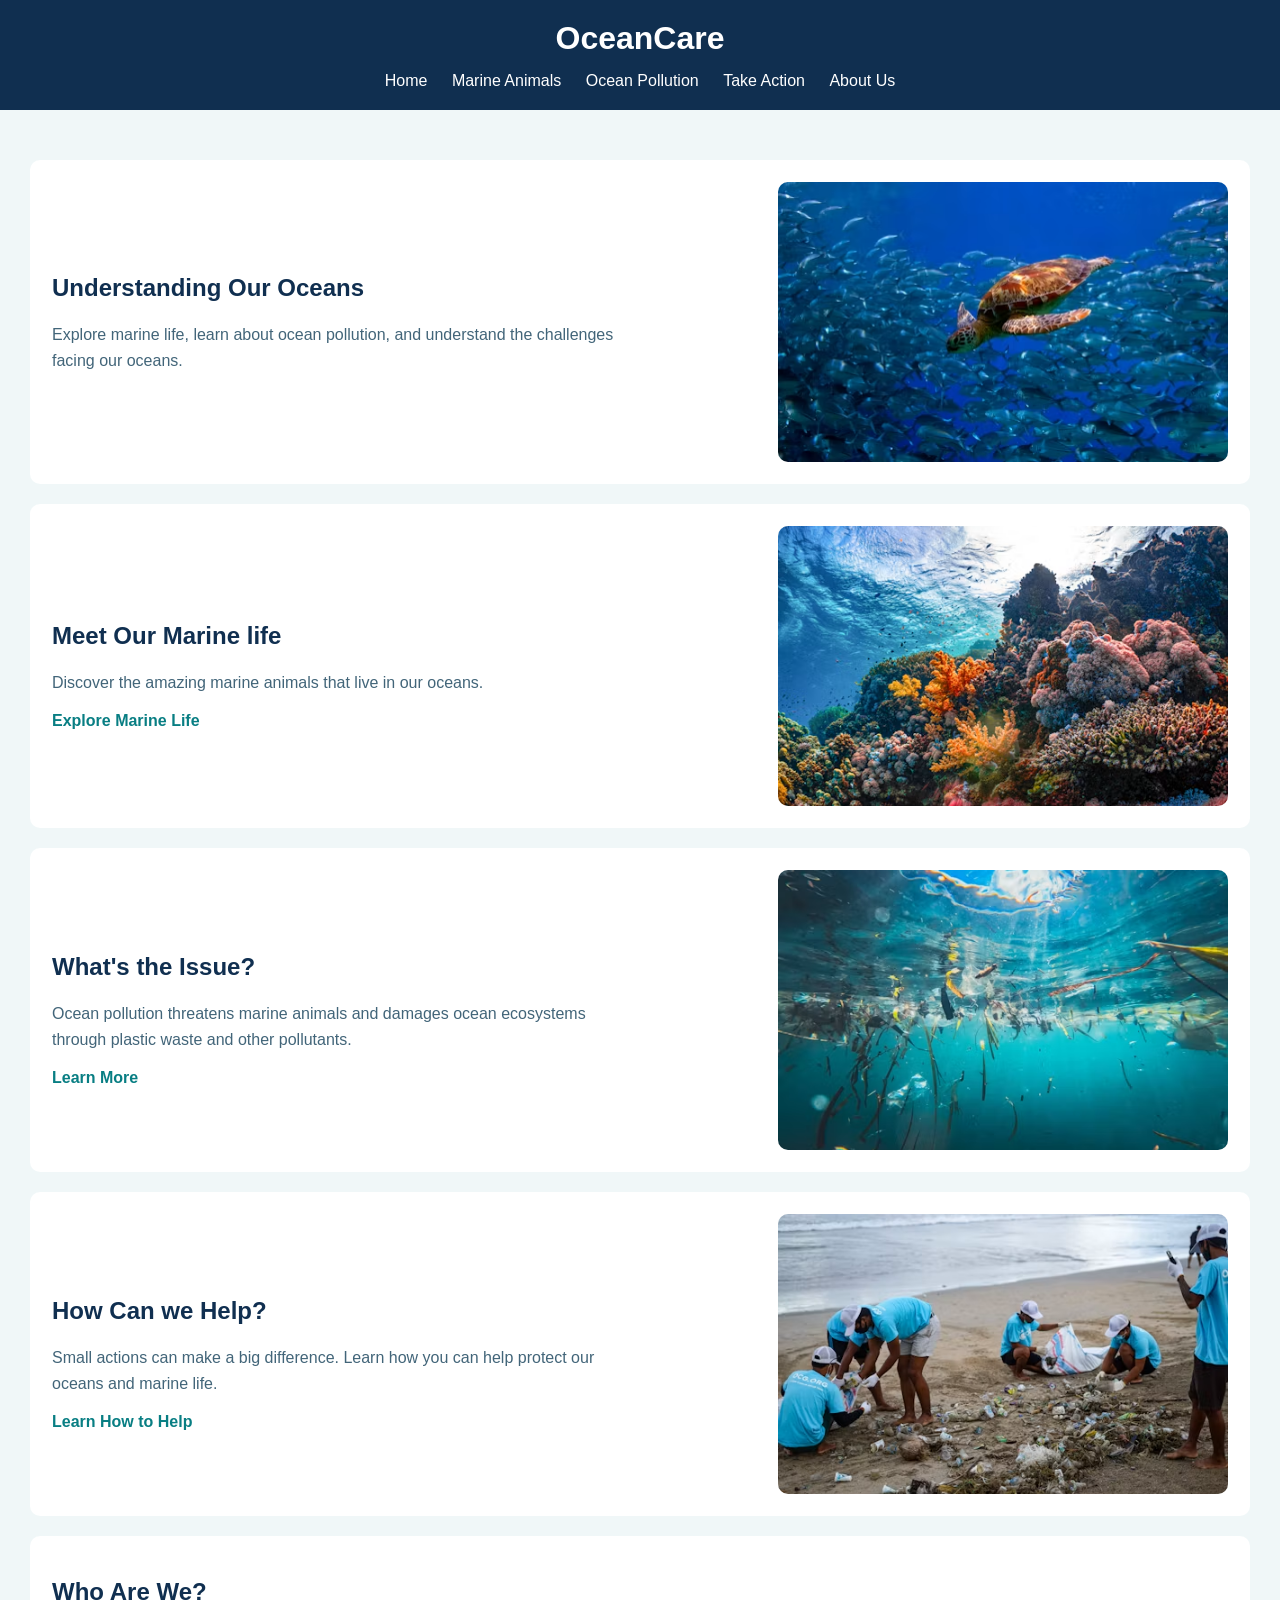
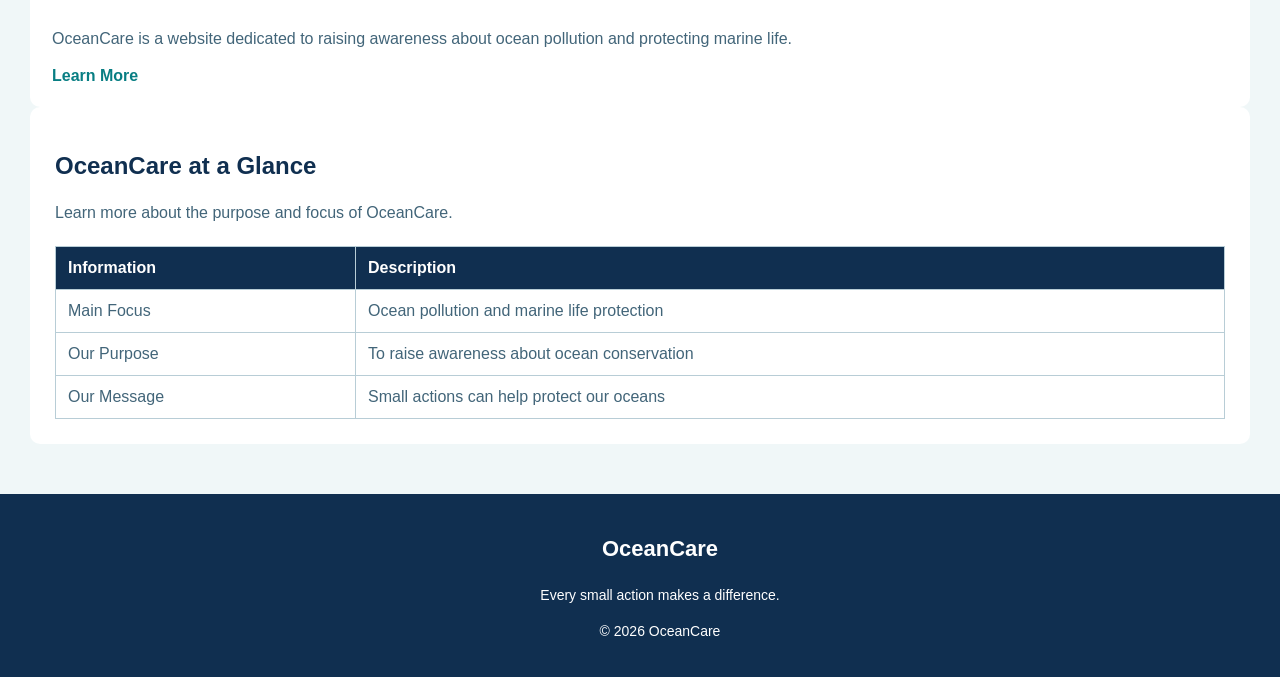
<file: index.html>
<!DOCTYPE html>
<html lang="en">
<head>
    <meta charset="UTF-8">
    <meta name="viewport" content="width=device-width, initial-scale=1.0">
    <title>OceanCare</title>

    <link rel="stylesheet" href="style.css">
</head>
<body>
    <header>
        <h1>OceanCare</h1>

        <nav>
            <a href="index.html">Home</a>
            <a href="inlineanimal.html">Marine Animals</a>
            <a href="pollution.html">Ocean Pollution</a>
            <a href="action.html">Take Action</a>
            <a href="about.html">About Us</a>
        </nav>
    </header>

    <main>
        
        <section class="home-section home-feature">
            <div class="home-text">
            <h2>Understanding Our Oceans</h2>
            <p>Explore marine life, learn about ocean pollution, and understand the challenges facing our oceans.</p>
            </div>

            <div class="home-image">
            <img src="penyu.avif" alt="Sea turtle swimming in the ocean">
            </div>
        </section>

        <section class="home-section home-feature">
            <div class="home-text">
            <h2>Meet Our Marine life</h2>
            <p>Discover the amazing marine animals that live in our oceans.</p>

            <a href="inlineanimal.html">Explore Marine Life</a>
            </div>

            <div class="home-image">
                <img src="coral1.avif" alt="Coral reef marine life">
            </div>
        </section>

        <section class="home-section home-feature">
            <div class="home-text">
            <h2>What's the Issue?</h2>
            <p>Ocean pollution threatens marine animals and damages ocean ecosystems through plastic waste and other pollutants.</p>
            <a href="pollution.html">Learn More</a>
            </div>

            <div class="home-image">
                <img src="sampah.avif" alt="Coral reef marine life">
            </div>
        </section>    
        
        <section class="home-section home-feature">
            <div class="home-text">
            <h2>How Can we Help?</h2>
            <p>Small actions can make a big difference. Learn how you can help protect our oceans and marine life.</p>
            <a href="action.html">Learn How to Help</a>
            </div>

               <div class="home-image">
                <img src="volunteer.avif" alt="Coral reef marine life">
            </div>
        </section>       

         <section class="home-section">
            <h2>Who Are We?</h2>
            <p>OceanCare is a website dedicated to raising awareness about ocean pollution and protecting marine life.</p>

            <a href="about.html">Learn More</a>
        </section>

        
       
        <section class="about-section">
            <h2>OceanCare at a Glance</h2>
            <p>Learn more about the purpose and focus of OceanCare.</p>

            <table>
                <tr>
                    <th>Information</th>
                    <th>Description</th>
                </tr>
                <tr>
                    <td>Main Focus</td>
                    <td>Ocean pollution and marine life protection</td>
                </tr>
                <tr>
                    <td>Our Purpose</td>
                    <td>To raise awareness about ocean conservation</td>
                </tr>
                <tr>
                    <td>Our Message</td>
                    <td>Small actions can help protect our oceans</td>
                </tr>
            </table>
        </section>


    </main>

    <footer>
        <h3>OceanCare</h3>
        <p>Every small action makes a difference.</p>
        <p>© 2026 OceanCare</p>
    </footer>
</body>
</html>
</file>
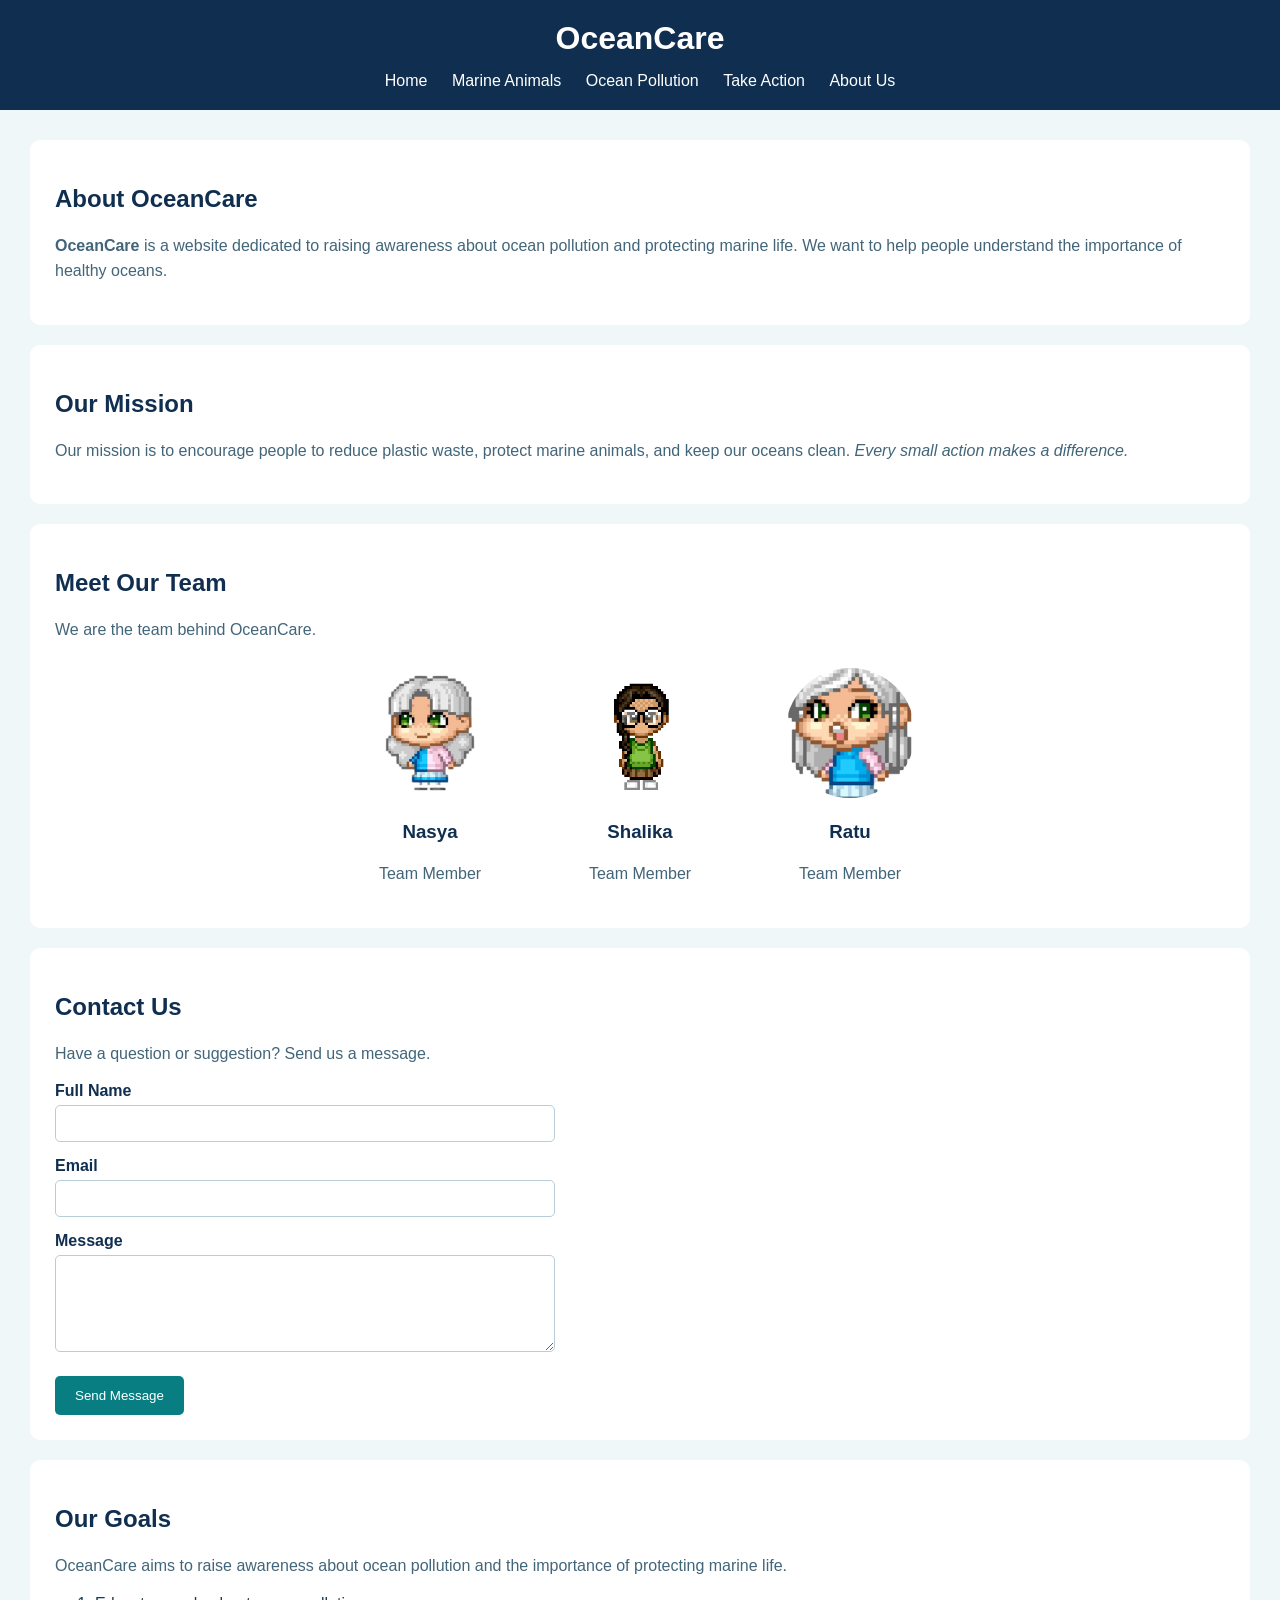
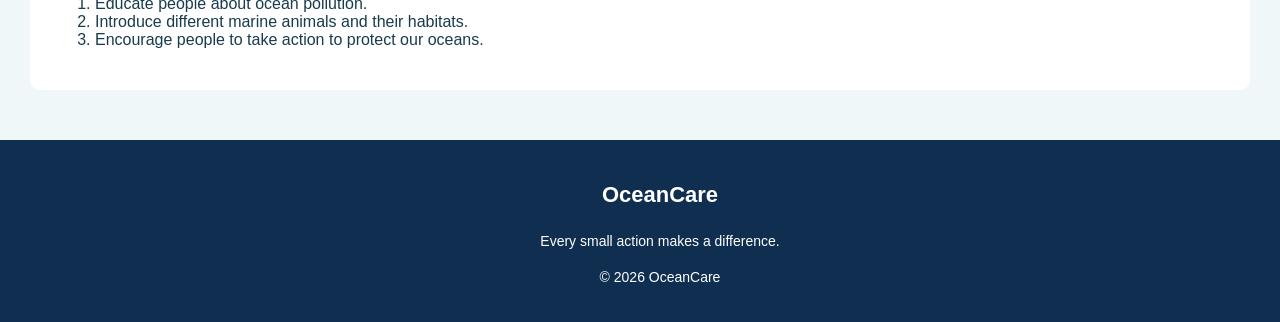
<file: about.html>
<!DOCTYPE html>
<html lang="en">
<head>
    <meta charset="UTF-8">
    <meta name="viewport" content="width=device-width, initial-scale=1.0">
    <title>About Us | OceanCare</title>

    <link rel="stylesheet" href="style.css">
</head>
<body>
    <header>
        <h1>OceanCare</h1>

        <nav>
            <a href="index.html">Home</a>
            <a href="inlineanimal.html">Marine Animals</a>
            <a href="pollution.html">Ocean Pollution</a>
            <a href="action.html">Take Action</a>
            <a href="about.html">About Us</a>
        </nav>
    </header>

    <main>
        <section class="about-section">
            <h2>About OceanCare</h2>
            <p>
                <strong>OceanCare</strong> is a website dedicated to raising awareness
                about ocean pollution and protecting marine life.
                We want to help people understand the importance of healthy oceans.
            </p>
        </section>

        <section class="about-section">
            <h2>Our Mission</h2>
            <p>
                Our mission is to encourage people to reduce plastic waste,
                protect marine animals, and keep our oceans clean.
                <em>Every small action makes a difference.</em>
            </p>
        </section>

        <section class="about-section">
            <h2>Meet Our Team</h2>
            <p>We are the team behind OceanCare.</p>

            <div class="team-container">
                <div class="team-member">
                    <img src="chi nas.png" alt="Team Member 1">
                    <h3>Nasya</h3>
                    <p>Team Member</p>
                </div>

                <div class="team-member">
                    <img src="avatar lik.png" alt="Team Member 2">
                    <h3>Shalika</h3>
                    <p>Team Member</p>
                </div>

                <div class="team-member">
                    <img src="chi za.png" alt="Team Member 3">
                    <h3>Ratu</h3>
                    <p>Team Member</p>
                </div>
            </div>
        </section>

        
        <section class="about-section">
            <h2>Contact Us</h2>
            <p>Have a question or suggestion? Send us a message.</p>

                <form id="contact-form">
                    <label for="name">Full Name</label>
                    <input type="text" id="name" name="name" required>

                    <label for="email">Email</label>
                    <input type="email" id="email" name="email" required>

                    <label for="message">Message</label>
                    <textarea id="message" name="message" rows="5" required></textarea>

                     <button type="submit">Send Message</button>
                </form>

                     <p id="thank-you" style="display: none;">Thank you for your feedback!</p>
        </section>

            <script>
                document.getElementById("contact-form").addEventListener("submit", function(event) {
                event.preventDefault();
                this.style.display = "none";
                document.getElementById("thank-you").style.display = "block";
                });
            </script>

        <section class="about-section">
            <h2>Our Goals</h2>
            <p>OceanCare aims to raise awareness about ocean pollution and the importance of protecting marine life.</p>

            <ol>
                <li>Educate people about ocean pollution.</li>
                <li>Introduce different marine animals and their habitats.</li>
                <li>Encourage people to take action to protect our oceans.</li>
            </ol>
        </section>

    </main>

    <footer>
        <h3>OceanCare</h3>
        <p>Every small action makes a difference.</p>
        <p>&copy; 2026 OceanCare</p>
    </footer>
</body>
</html>
</file>
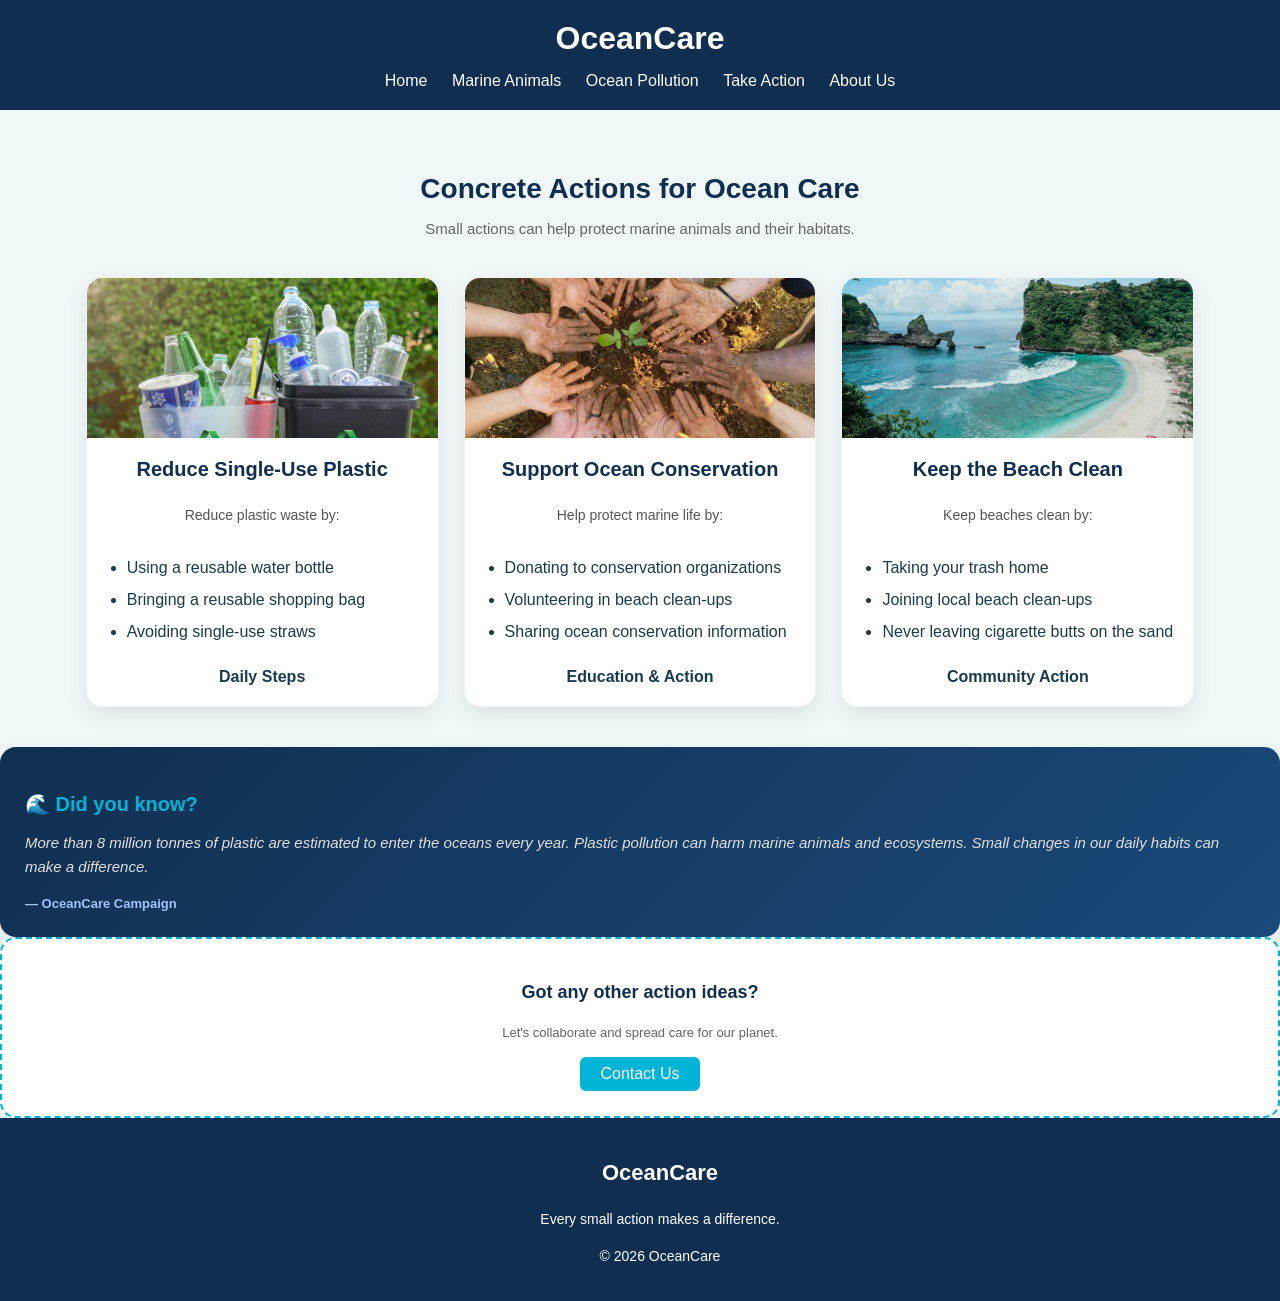
<file: action.html>
<!DOCTYPE html>
<html lang="id">
<head>
    <meta charset="UTF-8">
    <meta name="viewport" content="width=device-width, initial-scale=1.0">
    <title>Take Action - OceanCare</title>
    <link rel="stylesheet" href="style.css">

    <style>
        .container {
            max-width: 1300px;
            margin: 40px auto;
            padding: 0 20px;
            box-sizing: border-box;
        }

        .action-hero {
            text-align: center;
            margin-bottom: 40px;
        }

        .action-hero h2 {
            font-size: 28px;
            color: #102f50;
            margin-bottom: 10px;
        }

        .action-hero p {
            color: #666;
            font-size: 15px;
        }

        .action-grid {
            display: grid;
            grid-template-columns: repeat(3, minmax(0, 1fr));
            gap: 25px;
        }

        .action-card {
            background-color: #ffffff;
            border-radius: 16px;
            box-shadow: 0 8px 20px rgba(0, 0, 0, 0.08);
            border: 1px solid #eef3f8;
            display: flex;
            flex-direction: column;
            overflow: hidden;
            text-align: center;
        }

        .action-img-container {
            width: 100%;
            height: 160px;
            overflow: hidden;
            background-color: #f4f8fb;
        }

        .action-img-container img {
            width: 100%;
            height: 100%;
            object-fit: cover;
            object-position: center;
            display: block;
        }

        .action-content {
            padding: 20px;
            display: flex;
            flex-direction: column;
            align-items: center;
            flex-grow: 1;
        }

        .action-card h3 {
            color: #102f50;
            font-size: 20px;
            margin-bottom: 10px;
            margin-top: 0;
        }

        .action-intro {
            font-size: 14px;
            color: #555;
            line-height: 1.5;
        }

        .action-list {
            width: 100%;
            box-sizing: border-box;
            padding-left: 20px;
            text-align: left;
        }

        .action-list li {
            margin-bottom: 8px;
            line-height: 1.5;
        }

        .extra-section {
            display: grid;
            grid-template-columns: 2fr 1fr;
            gap: 30px;
            margin: 40px auto;
            max-width: 1300px;
            padding: 0 20px;
            box-sizing: border-box;
        }

        .quote-box {
            background: linear-gradient(135deg, #102f50, #1a497a);
            color: white;
            padding: 25px;
            border-radius: 16px;
            box-shadow: 0 8px 20px rgba(0, 0, 0, 0.08);
            box-sizing: border-box;
            min-width: 0;
        }

        .quote-box h3 {
            font-size: 20px;
            color: #00b4d8;
            margin-bottom: 12px;
        }

        .quote-box p {
            font-size: 15px;
            line-height: 1.6;
            font-style: italic;
            color: #e0e0e0;
            margin-bottom: 15px;
        }

        .quote-author {
            font-size: 13px;
            color: #a0c4ff;
            font-weight: bold;
        }

        .action-banner {
            background-color: #ffffff;
            border: 2px dashed #00b4d8;
            padding: 25px;
            border-radius: 16px;
            text-align: center;
            display: flex;
            flex-direction: column;
            justify-content: center;
            align-items: center;
            box-sizing: border-box;
            min-width: 0;
        }

        .action-banner h3 {
            font-size: 18px;
            color: #102f50;
            margin-bottom: 8px;
        }

        .action-banner p {
            font-size: 13px;
            color: #666;
            margin-bottom: 15px;
            line-height: 1.4;
        }

        .banner-btn {
            display: inline-block;
            background-color: #00b4d8;
            color: white;
            padding: 8px 20px;
            text-decoration: none;
            border-radius: 6px;
        }

        @media (max-width: 768px) {
            .action-grid {
                grid-template-columns: 1fr;
            }

            .extra-section {
                grid-template-columns: 1fr;
            }
        }
    </style>
</head>

<body>
    <header>
        <h1>OceanCare</h1>
        <nav>
            <a href="index.html">Home</a>
            <a href="inlineanimal.html">Marine Animals</a>
            <a href="pollution.html">Ocean Pollution</a>
            <a href="action.html">Take Action</a>
            <a href="about.html">About Us</a>
        </nav>
    </header>

    <main class="container">
        <div class="action-hero">
            <h2>Concrete Actions for Ocean Care</h2>
            <p>Small actions can help protect marine animals and their habitats.</p>
        </div>

        <div class="action-grid">
            <div class="action-card">
                <div class="action-img-container">
                    <img src="sampah plastik.jpg" alt="Plastic waste">
                </div>

                <div class="action-content">
                    <h3>Reduce Single-Use Plastic</h3>
                    <p class="action-intro">Reduce plastic waste by:</p>

                    <ul class="action-list">
                        <li>Using a reusable water bottle</li>
                        <li>Bringing a reusable shopping bag</li>
                        <li>Avoiding single-use straws</li>
                    </ul>

                    <span class="action-tag"><strong>Daily Steps</strong></span>
                </div>
            </div>

            <div class="action-card">
                <div class="action-img-container">
                    <img src="konservasi.jpg" alt="Ocean conservation">
                </div>

                <div class="action-content">
                    <h3>Support Ocean Conservation</h3>
                    <p class="action-intro">Help protect marine life by:</p>

                    <ul class="action-list">
                        <li>Donating to conservation organizations</li>
                        <li>Volunteering in beach clean-ups</li>
                        <li>Sharing ocean conservation information</li>
                    </ul>

                    <span class="action-tag"><strong>Education &amp; Action</strong></span>
                </div>
            </div>

            <div class="action-card">
                <div class="action-img-container">
                    <img src="beach.jpg" alt="Beach clean-up">
                </div>

                <div class="action-content">
                    <h3>Keep the Beach Clean</h3>
                    <p class="action-intro">Keep beaches clean by:</p>

                    <ul class="action-list">
                        <li>Taking your trash home</li>
                        <li>Joining local beach clean-ups</li>
                        <li>Never leaving cigarette butts on the sand</li>
                    </ul>

                    <span class="action-tag"><strong>Community Action</strong></span>
                </div>
            </div>
        </div>
    </main>

    <section class="section">
        <div class="quote-box">
            <h3>🌊 Did you know?</h3>
            <p>More than 8 million tonnes of plastic are estimated to enter the oceans every year. Plastic pollution can harm marine animals and ecosystems. Small changes in our daily habits can make a difference.</p>
            <span class="quote-author">— OceanCare Campaign</span>
        </div>

        <div class="action-banner">
            <h3>Got any other action ideas?</h3>
            <p>Let's collaborate and spread care for our planet.</p>
            <a href="about.html" class="banner-btn">Contact Us</a>
        </div>
    </section>

    <footer>
        <h3>OceanCare</h3>
        <p>Every small action makes a difference.</p>
        <p>© 2026 OceanCare</p>
    </footer>
</body>
</html>
</file>
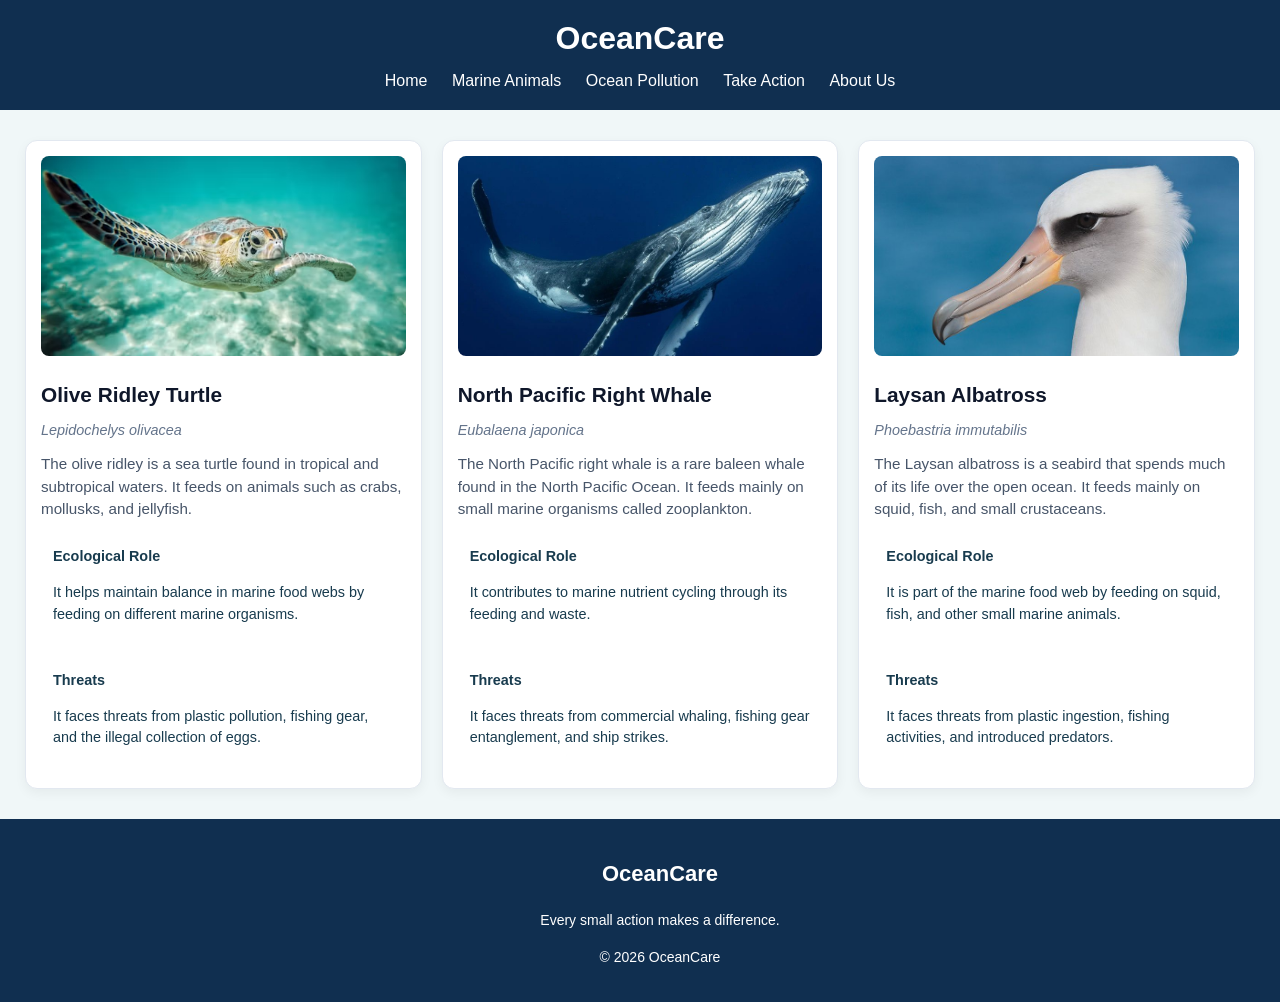
<file: inlineanimal.html>
<!DOCTYPE html>
<html lang="en">
<head>
    <meta charset="UTF-8">
    <meta name="viewport" content="width=device-width, initial-scale=1.0">
    <title>Marine Animals | OceanCare</title>
    <link rel="stylesheet" href="style.css">
</head>

<body>
    <header>
        <h1>OceanCare</h1>
        <nav>
            <a href="index.html">Home</a>
            <a href="inlineanimal.html">Marine Animals</a>
            <a href="pollution.html">Ocean Pollution</a>
            <a href="action.html">Take Action</a>
            <a href="about.html">About Us</a>
        </nav>
    </header>

    <div class="container" style="margin-top: 30px; margin-bottom: 30px; padding: 0 25px;">
        <div class="grid-hewan" style="display: grid; grid-template-columns: repeat(auto-fit, minmax(280px, 1fr)); gap: 20px;">

            <!-- Olive Ridley Turtle -->
            <div class="card" style="background-color: #ffffff; border-radius: 12px; padding: 15px; box-shadow: 0 4px 12px rgba(0, 0, 0, 0.05); border: 1px solid #e2e8f0;">
                <img src="penyu3.avif" alt="Olive ridley sea turtle" style="width: 100%; height: 200px; object-fit: cover; border-radius: 8px; display: block;">

                <div class="card-content" style="padding: 10px 0 0;">
                    <h2 class="card-title" style="font-size: 1.3rem; color: #0f172a; font-weight: 700; margin-bottom: 8px;">Olive Ridley Turtle</h2>
                    <p class="card-latin" style="font-style: italic; color: #64748b; font-size: 0.9rem; margin-bottom: 12px;">Lepidochelys olivacea</p>

                    <p class="card-desc" style="font-size: 0.95rem; color: #475569; line-height: 1.5; margin-bottom: 15px;">
                        The olive ridley is a sea turtle found in tropical
                        and subtropical waters. It feeds on animals such as
                        crabs, mollusks, and jellyfish.
                    </p>

                    <div class="impact-box impact-good" style="border-radius: 10px; padding: 10px 12px; margin-top: 10px; font-size: 0.9rem; line-height: 1.5;">
                        <div class="impact-title">
                            <strong>Ecological Role</strong>
                        </div>
                        <p>
                            It helps maintain balance in marine food webs
                            by feeding on different marine organisms.
                        </p>
                    </div>

                    <div class="impact-box impact-bad" style="border-radius: 10px; padding: 10px 12px; margin-top: 10px; font-size: 0.9rem; line-height: 1.5;">
                        <div class="impact-title">
                            <strong>Threats</strong>
                        </div>
                        <p>
                            It faces threats from plastic pollution,
                            fishing gear, and the illegal collection of eggs.
                        </p>
                    </div>
                </div>
            </div>

            <!-- North Pacific Right Whale -->
            <div class="card" style="background-color: #ffffff; border-radius: 12px; padding: 15px; box-shadow: 0 4px 12px rgba(0, 0, 0, 0.05); border: 1px solid #e2e8f0;">
                <img src="paus2.jpg" alt="Whale in the ocean" style="width: 100%; height: 200px; object-fit: cover; border-radius: 8px; display: block;">

                <div class="card-content" style="padding: 10px 0 0;">
                    <h2 class="card-title" style="font-size: 1.3rem; color: #0f172a; font-weight: 700; margin-bottom: 8px;">North Pacific Right Whale</h2>
                    <p class="card-latin" style="font-style: italic; color: #64748b; font-size: 0.9rem; margin-bottom: 12px;">Eubalaena japonica</p>

                    <p class="card-desc" style="font-size: 0.95rem; color: #475569; line-height: 1.5; margin-bottom: 15px;">
                        The North Pacific right whale is a rare baleen whale
                        found in the North Pacific Ocean. It feeds mainly
                        on small marine organisms called zooplankton.
                    </p>

                    <div class="impact-box impact-good" style="border-radius: 10px; padding: 10px 12px; margin-top: 10px; font-size: 0.9rem; line-height: 1.5;">
                        <div class="impact-title">
                            <strong>Ecological Role</strong>
                        </div>
                        <p>
                            It contributes to marine nutrient cycling
                            through its feeding and waste.
                        </p>
                    </div>

                    <div class="impact-box impact-bad" style="border-radius: 10px; padding: 10px 12px; margin-top: 10px; font-size: 0.9rem; line-height: 1.5;">
                        <div class="impact-title">
                            <strong>Threats</strong>
                        </div>
                        <p>
                            It faces threats from commercial whaling,
                            fishing gear entanglement, and ship strikes.
                        </p>
                    </div>
                </div>
            </div>

            <!-- Laysan Albatross -->
            <div class="card" style="background-color: #ffffff; border-radius: 12px; padding: 15px; box-shadow: 0 4px 12px rgba(0, 0, 0, 0.05); border: 1px solid #e2e8f0;">
                <img src="albatroslaysan2.jpg" alt="Laysan albatross" style="width: 100%; height: 200px; object-fit: cover; border-radius: 8px; display: block;">

                <div class="card-content" style="padding: 10px 0 0;">
                    <h2 class="card-title" style="font-size: 1.3rem; color: #0f172a; font-weight: 700; margin-bottom: 8px;">Laysan Albatross</h2>
                    <p class="card-latin" style="font-style: italic; color: #64748b; font-size: 0.9rem; margin-bottom: 12px;">Phoebastria immutabilis</p>

                    <p class="card-desc" style="font-size: 0.95rem; color: #475569; line-height: 1.5; margin-bottom: 15px;">
                        The Laysan albatross is a seabird that spends much
                        of its life over the open ocean. It feeds mainly
                        on squid, fish, and small crustaceans.
                    </p>

                    <div class="impact-box impact-good" style="border-radius: 10px; padding: 10px 12px; margin-top: 10px; font-size: 0.9rem; line-height: 1.5;">
                        <div class="impact-title">
                            <strong>Ecological Role</strong>
                        </div>
                        <p>
                            It is part of the marine food web by feeding
                            on squid, fish, and other small marine animals.
                        </p>
                    </div>

                    <div class="impact-box impact-bad" style="border-radius: 10px; padding: 10px 12px; margin-top: 10px; font-size: 0.9rem; line-height: 1.5;">
                        <div class="impact-title">
                            <strong>Threats</strong>
                        </div>
                        <p>
                            It faces threats from plastic ingestion,
                            fishing activities, and introduced predators.
                        </p>
                    </div>
                </div>
            </div>

        </div>
    </div>

    <footer>
        <h3>OceanCare</h3>
        <p>Every small action makes a difference.</p>
        <p>&copy; 2026 OceanCare</p>
    </footer>
</body>
</html>
</file>
<file: style.css>
/*index*/
body {
    background-color: #f0f7f8;
    color: #183b4e;
    font-family: Arial, sans-serif;
    min-height: 100vh;
    display: flex;
    flex-direction: column;
    margin: 0;
}

header {
    background-color: #102f50;
    color: white;
    padding: 20px;
    text-align: center;
}

header h1 {
    margin: 0;
}

nav {
    margin-top: 15px;
}

nav a {
    color: white;
    text-decoration: none;
    margin: 10px;
}

nav a:hover {
    color: #79d6d0;
}

main {
    padding: 30px;
    flex: 1;
}

.home-section {
    background-color: white;
    padding: 22px;
    margin-top: 20px;
    border-radius: 10px;
}

.home-section h2 {
    color: #102f50;
    font-size: 24px;
}

.home-section p {
    color: #426579;
    font-size: 16px;
    line-height: 1.6;
}

.home-section a {
    color: #087e83;
    text-decoration: none;
    font-weight: bold;
}

.home-section a:hover {
    text-decoration: underline;
}

.home-feature {
    display: flex;
    align-items: center;
    justify-content: space-between;
    gap: 30px;
    flex-direction: row; 
}

.home-feature .home-text {
    flex: 1;
    min-width: 0;
}

.home-feature .home-image {
    flex: 1;
    min-width: 0;
    display: flex;
    justify-content: flex-end; 
}

.home-feature .home-image img {
    width: 100%;
    height: 280px; 
    max-width: 450px; 
    object-fit: cover;
    object-position: center;
    display: block;
    border-radius: 10px;
}

footer {
    background-color: #102f50;
    color: white;
    text-align: center;
    padding: 20px;
    margin-top: auto;
    width: 100%;
}

footer h3 {
    font-size: 22px;
}

footer p {
    font-size: 14px;
    line-height: 1.6;
}


/*Table */
table {
    width: 100%;
    border-collapse: collapse;
    margin-top: 20px;
}

th, td {
    border: 1px solid #b8cdd6;
    padding: 12px;
    text-align: left;
}

th {
    background-color: #102f50;
    color: white;
}

td {
    color: #426579;
}
/* Table */

/*Index*/

/* About Us */
.about-section {
    background-color: white;
    padding: 25px;
    margin-bottom: 20px;
    border-radius: 10px;
}

.about-section h2 {
    color: #102f50;
}

.about-section p {
    color: #426579;
    line-height: 1.6;
}

/* Meet Our Team */
.team-container {
    display: flex;
    justify-content: center;
    gap: 30px;
    flex-wrap: wrap;
    margin-top: 25px;
}

.team-member {
    text-align: center;
    width: 180px;
}

.team-member img {
    width: 130px;
    height: 130px;
    border-radius: 50%;
    object-fit: cover;
}

.team-member h3 {
    color: #102f50;
}

.team-member p {
    color: #426579;
}

/* Contact Us Form */
form {
    max-width: 500px;
}

form label {
    display: block;
    margin-top: 15px;
    color: #102f50;
    font-weight: bold;
}

form input,
form textarea {
    width: 100%;
    padding: 10px;
    margin-top: 5px;
    border: 1px solid #b8cdd6;
    border-radius: 5px;
    font-family: Arial, sans-serif;
    box-sizing: border-box;
}

form button {
    margin-top: 20px;
    padding: 12px 20px;
    background-color: #087e83;
    color: white;
    border: none;
    border-radius: 5px;
    cursor: pointer;
}

form button:hover {
    background-color: #065f63;
}
/*About Us*/
</file>
